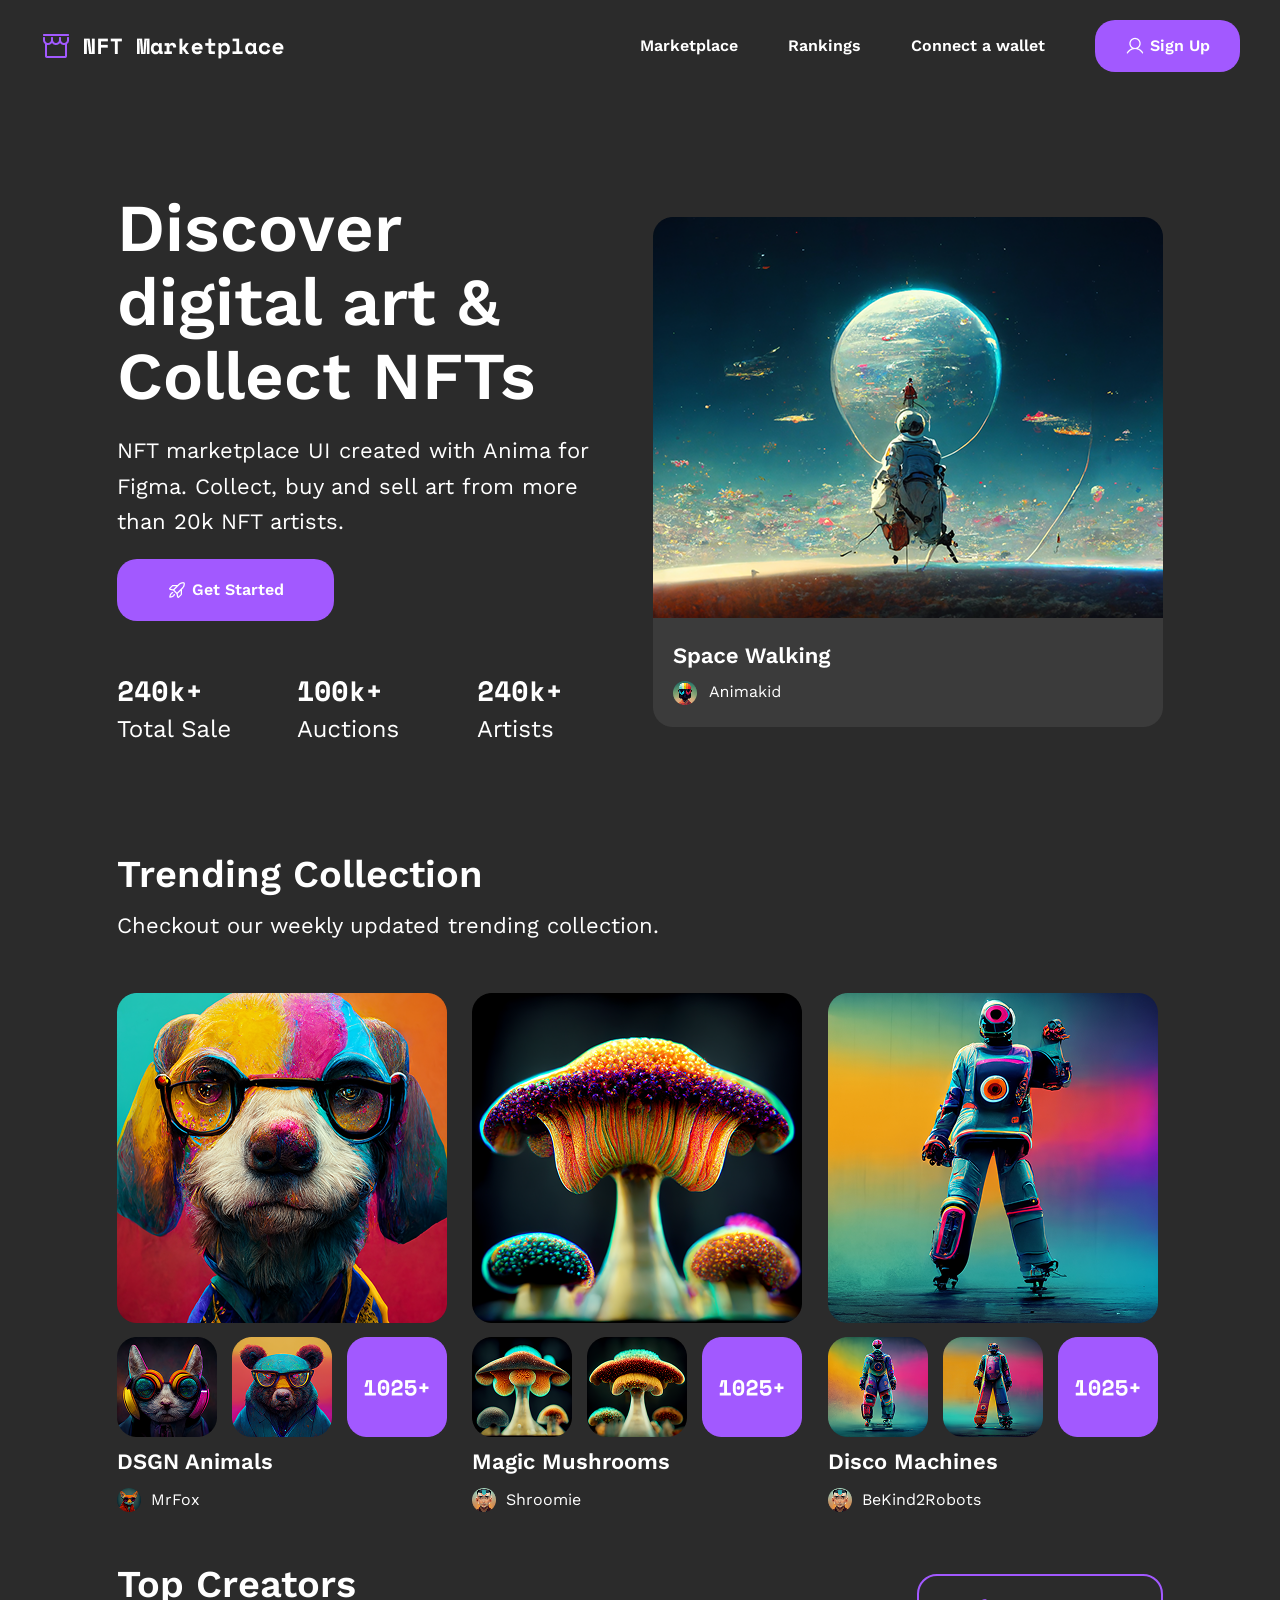
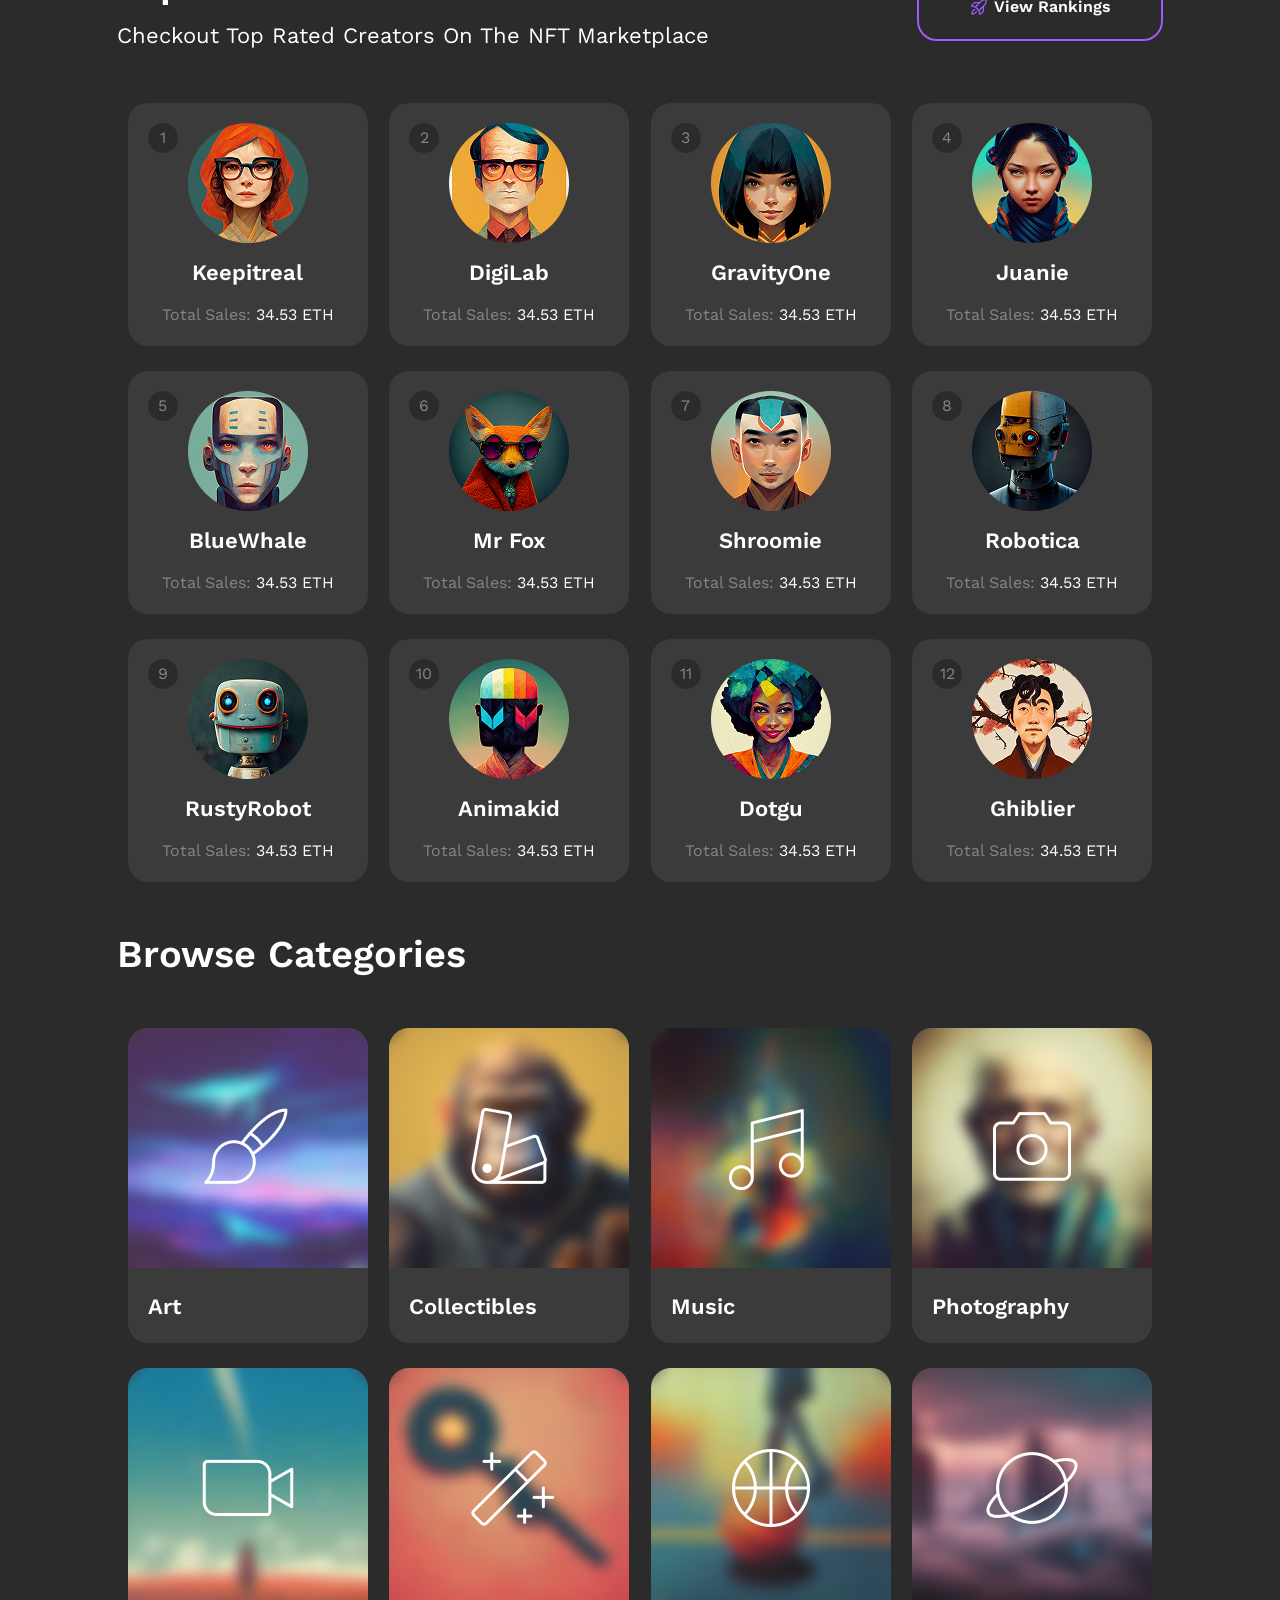
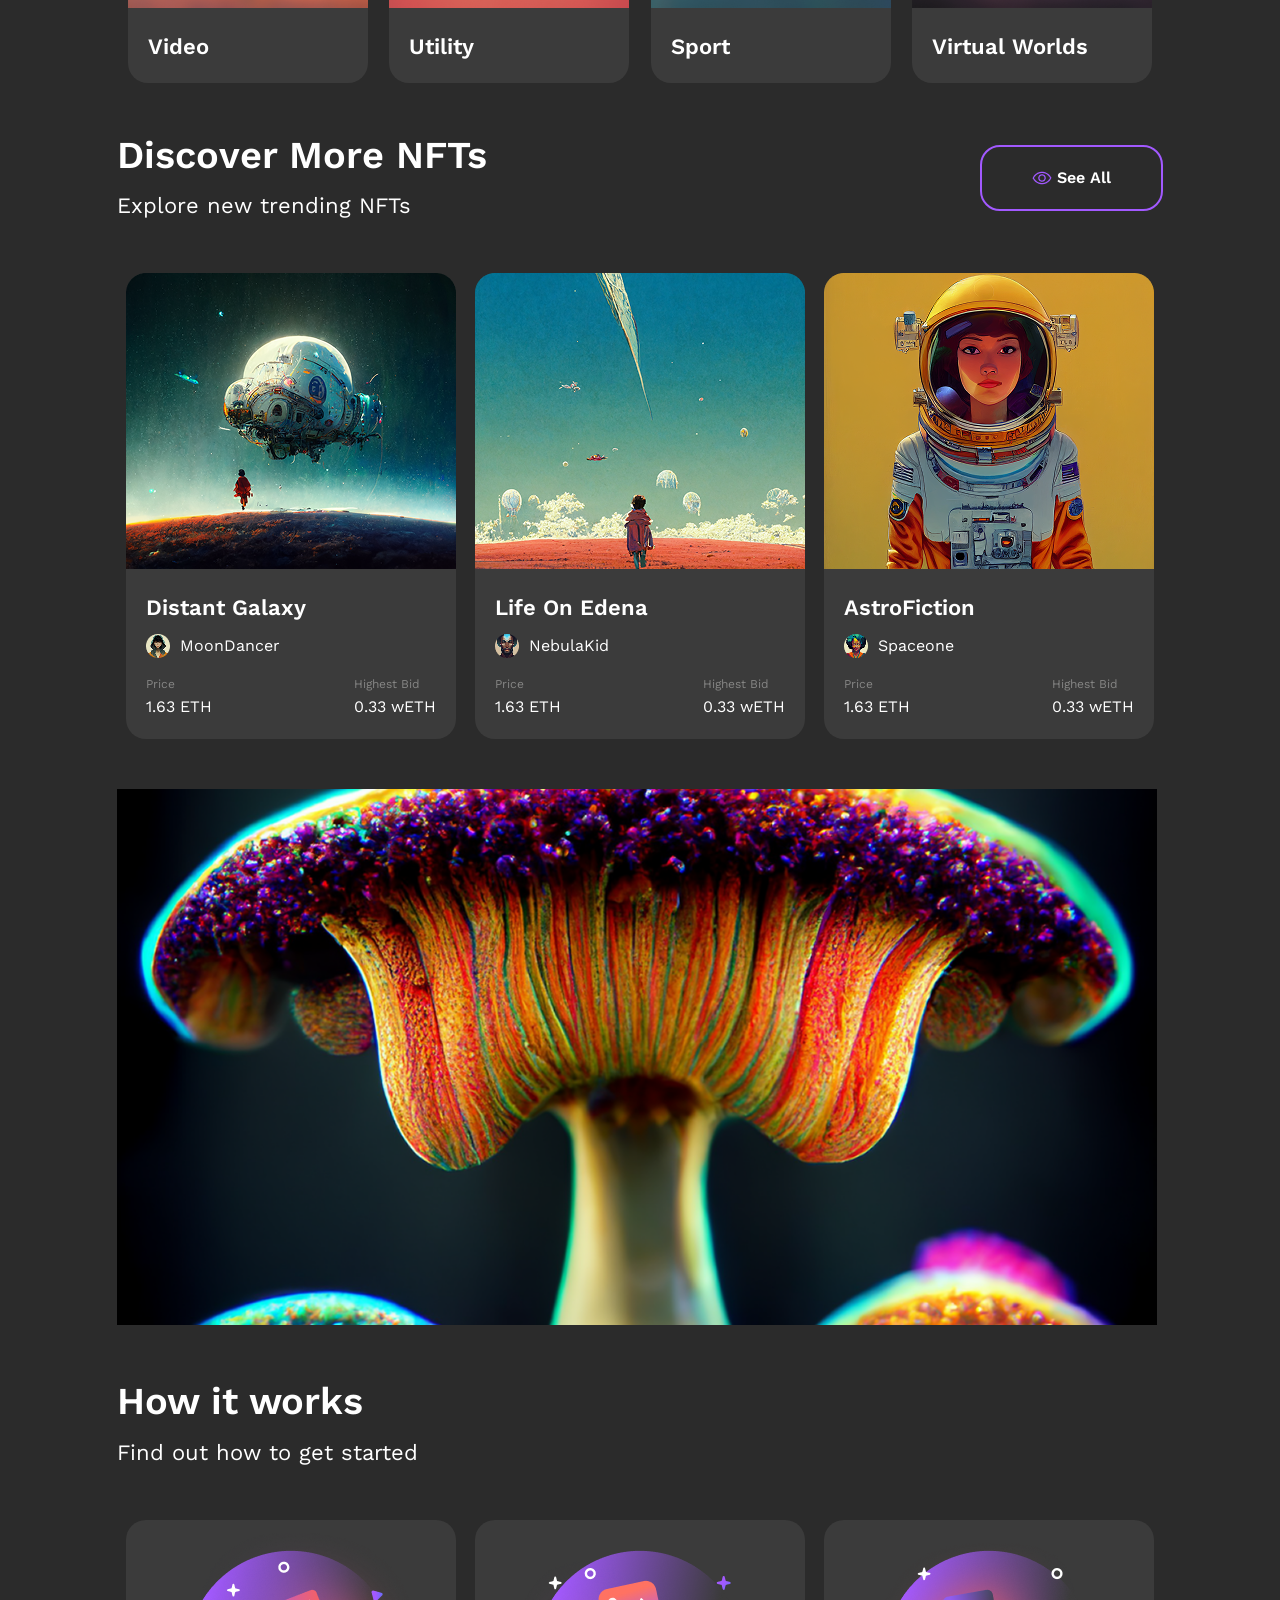
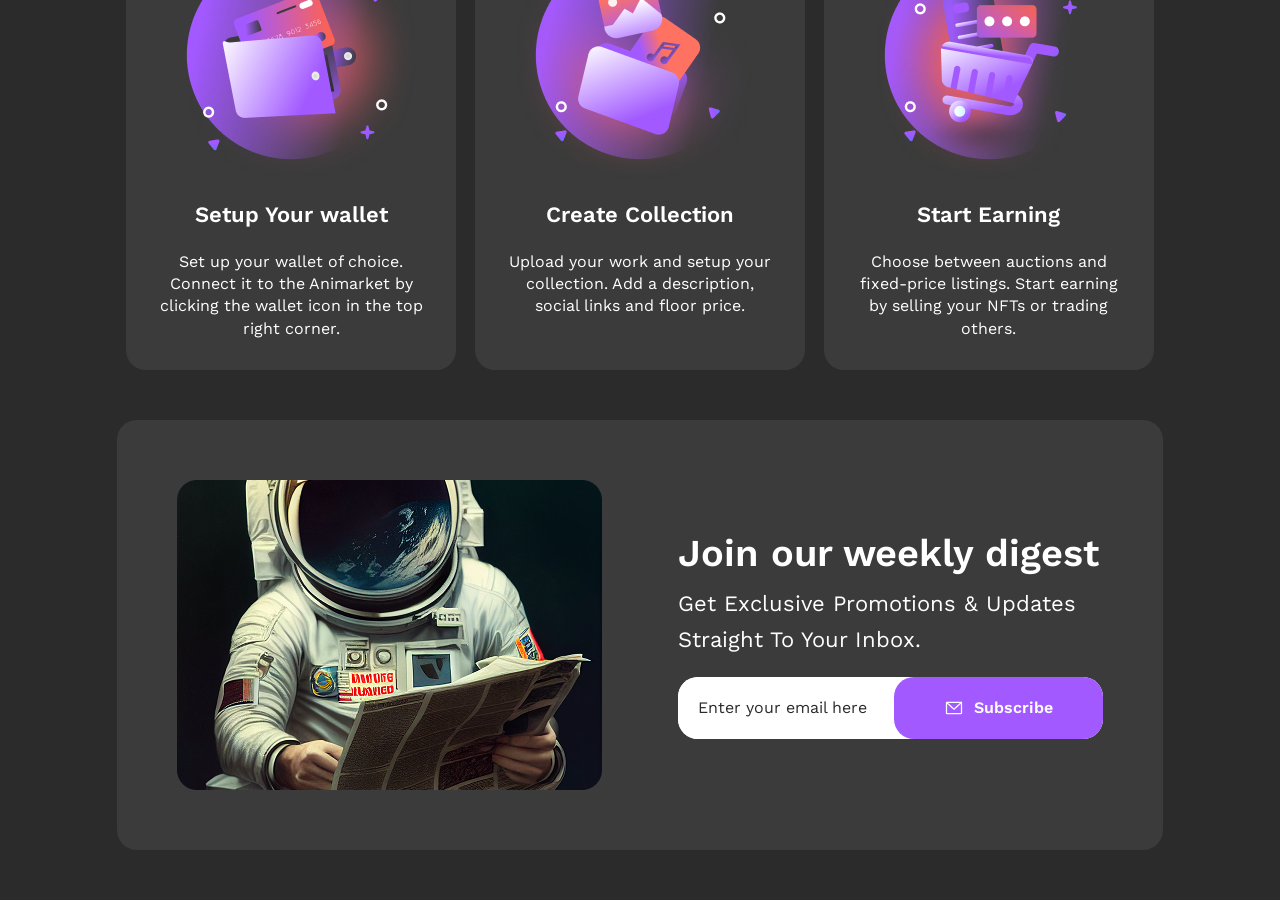
<file: index.html>
<!doctype html>
<html lang="en">
  <head>
    <meta charset="UTF-8" />
    <meta name="viewport" content="width=device-width, initial-scale=1.0" />
    <link rel="stylesheet" href="style.css" />
    <link rel="shortcut icon" href="img/Storefront.png" />
    <title>NFT Marketplace</title>
  </head>
  <body>
    <nav>
      <img src="img/logo.png" alt="logotip" />

      <div class="nav-right">
        <ul>
          <li>Marketplace</li>
          <li>Rankings</li>
          <li>
            <a href="/wallet/wallet.html">Connect a wallet</a>
          </li>
        </ul>

        <a href="/register/register.html">
          <button>
            <img src="img/User.png" alt="user-icon" />
            Sign Up
          </button>
        </a>
      </div>
    </nav>

    <section class="home container">
      <div class="left-side">
        <h1>Discover digital art & Collect NFTs</h1>
        <p>
          NFT marketplace UI created with Anima for Figma. Collect, buy and sell
          art from more than 20k NFT artists.
        </p>
        <button>
          <img src="img/RocketLaunch.png" alt="rocket-icon" />
          Get Started
        </button>

        <img src="img/Additional Info.png" alt="info" />
      </div>

      <img src="img/Highlighted NFT.png" alt="nft" />
    </section>

    <section class="trending-collection container">
      <h1>Trending Collection</h1>
      <p>Checkout our weekly updated trending collection.</p>

      <div class="collection">
        <div class="card">
          <img src="img/Primary Photo Placeholder.png" alt="Primary" />

          <div class="three">
            <img src="img/Secondary Photo Placeholder.png" alt="Secondary" />
            <img src="img/Secondary Photo Placeholder-1.png" alt="Secondary" />
            <img src="img/Number of additional NFTs.png" alt="Number" />
          </div>

          <div class="info">
            <h2>DSGN Animals</h2>

            <p>
              <img src="img/Avatar Placeholder.png" alt="Avatar" />
              MrFox
            </p>
          </div>
        </div>

        <div class="card">
          <img src="img/Primary Photo Placeholder-1.png" alt="Primary" />

          <div class="three">
            <img src="img/Secondary Photo Placeholder-2.png" alt="Secondary" />
            <img src="img/Secondary Photo Placeholder-3.png" alt="Secondary" />
            <img src="img/Number of additional NFTs.png" alt="Number" />
          </div>

          <div class="info">
            <h2>Magic Mushrooms</h2>

            <p>
              <img src="img/Avatar Placeholder-1.png" alt="Avatar" />
              Shroomie
            </p>
          </div>
        </div>

        <div class="card">
          <img src="img/Primary Photo Placeholder-2.png" alt="Primary" />

          <div class="three">
            <img src="img/Secondary Photo Placeholder-4.png" alt="Secondary" />
            <img src="img/Secondary Photo Placeholder-5.png" alt="Secondary" />
            <img src="img/Number of additional NFTs.png" alt="Number" />
          </div>

          <div class="info">
            <h2>Disco Machines</h2>

            <p>
              <img src="img/Avatar Placeholder-1.png" alt="Avatar" />
              BeKind2Robots
            </p>
          </div>
        </div>
      </div>
    </section>

    <div class="rated-artists container">
      <div class="top">
        <div class="headings">
          <h1>Top Creators</h1>
          <p>Checkout Top Rated Creators On The NFT Marketplace</p>
        </div>

        <button>
          <img src="img/RocketLaunch-violet.png" alt="rocket-icon" />
          View Rankings
        </button>
      </div>

      <div class="card-grid">
        <div class="card">
          <h3>1</h3>

          <img src="img/avatar/Avatar Placeholder.png" alt="Avatar" />
          <h2>Keepitreal</h2>
          <p>
            Total Sales:
            <span> 34.53 ETH </span>
          </p>
        </div>

        <div class="card">
          <h3>2</h3>

          <img src="img/avatar/Avatar Placeholder-1.png" alt="Avatar" />
          <h2>DigiLab</h2>
          <p>
            Total Sales:
            <span> 34.53 ETH </span>
          </p>
        </div>

        <div class="card">
          <h3>3</h3>

          <img src="img/avatar/Avatar Placeholder-2.png" alt="Avatar" />
          <h2>GravityOne</h2>
          <p>
            Total Sales:
            <span> 34.53 ETH </span>
          </p>
        </div>

        <div class="card">
          <h3>4</h3>

          <img src="img/avatar/Avatar Placeholder-3.png" alt="Avatar" />
          <h2>Juanie</h2>
          <p>
            Total Sales:
            <span> 34.53 ETH </span>
          </p>
        </div>

        <div class="card">
          <h3>5</h3>

          <img src="img/avatar/Avatar Placeholder-4.png" alt="Avatar" />
          <h2>BlueWhale</h2>
          <p>
            Total Sales:
            <span> 34.53 ETH </span>
          </p>
        </div>

        <div class="card">
          <h3>6</h3>

          <img src="img/avatar/Avatar Placeholder-5.png" alt="Avatar" />
          <h2>mr fox</h2>
          <p>
            Total Sales:
            <span> 34.53 ETH </span>
          </p>
        </div>

        <div class="card">
          <h3>7</h3>

          <img src="img/avatar/Avatar Placeholder-6.png" alt="Avatar" />
          <h2>Shroomie</h2>
          <p>
            Total Sales:
            <span> 34.53 ETH </span>
          </p>
        </div>

        <div class="card">
          <h3>8</h3>

          <img src="img/avatar/Avatar Placeholder-7.png" alt="Avatar" />
          <h2>robotica</h2>
          <p>
            Total Sales:
            <span> 34.53 ETH </span>
          </p>
        </div>

        <div class="card">
          <h3>9</h3>

          <img src="img/avatar/Avatar Placeholder-8.png" alt="Avatar" />
          <h2>RustyRobot</h2>
          <p>
            Total Sales:
            <span> 34.53 ETH </span>
          </p>
        </div>

        <div class="card">
          <h3>10</h3>

          <img src="img/avatar/Avatar Placeholder-9.png" alt="Avatar" />
          <h2>animakid</h2>
          <p>
            Total Sales:
            <span> 34.53 ETH </span>
          </p>
        </div>

        <div class="card">
          <h3>11</h3>

          <img src="img/avatar/Avatar Placeholder-10.png" alt="Avatar" />
          <h2>Dotgu</h2>
          <p>
            Total Sales:
            <span> 34.53 ETH </span>
          </p>
        </div>

        <div class="card">
          <h3>12</h3>

          <img src="img/avatar/Avatar Placeholder-11.png" alt="Avatar" />
          <h2>Ghiblier</h2>
          <p>
            Total Sales:
            <span> 34.53 ETH </span>
          </p>
        </div>
      </div>
    </div>

    <div class="categories container">
      <h1>Browse Categories</h1>

      <div class="card-grid">
        <div class="card">
          <img src="img/category/Category Icon.png" alt="category" />
          <h2>Art</h2>
        </div>

        <div class="card">
          <img src="img/category/Category Icon-1.png" alt="category" />
          <h2>Collectibles</h2>
        </div>

        <div class="card">
          <img src="img/category/Category Icon-2.png" alt="category" />
          <h2>Music</h2>
        </div>

        <div class="card">
          <img src="img/category/Category Icon-3.png" alt="category" />
          <h2>Photography</h2>
        </div>

        <div class="card">
          <img src="img/category/Category Icon-4.png" alt="category" />
          <h2>Video</h2>
        </div>

        <div class="card">
          <img src="img/category/Category Icon-5.png" alt="category" />
          <h2>Utility</h2>
        </div>

        <div class="card">
          <img src="img/category/Category Icon-6.png" alt="category" />
          <h2>Sport</h2>
        </div>

        <div class="card">
          <img src="img/category/Category Icon-7.png" alt="category" />
          <h2>Virtual Worlds</h2>
        </div>
      </div>
    </div>

    <div class="discover container">
      <div class="top">
        <div class="headings">
          <h1>Discover More NFTs</h1>
          <p>Explore new trending NFTs</p>
        </div>

        <button>
          <img src="img/Eye.png" alt="eye-icon" />
          See All
        </button>
      </div>

      <div class="discover-cards">
        <div class="card">
          <img src="img/trend-1.png" alt="trend" />

          <div class="info">
            <h2>Distant Galaxy</h2>

            <p>
              <img src="img/discover-avatar-1.png" alt="avatar" />
              MoonDancer
            </p>

            <div class="price-part">
              <h3>
                Price
                <span>1.63 ETH</span>
              </h3>

              <h3>
                Highest Bid
                <span>0.33 wETH</span>
              </h3>
            </div>
          </div>
        </div>

        <div class="card">
          <img src="img/trend-2.png" alt="trend" />

          <div class="info">
            <h2>Life On Edena</h2>

            <p>
              <img src="img/discover-avatar-2.png" alt="avatar" />
              NebulaKid
            </p>

            <div class="price-part">
              <h3>
                Price
                <span>1.63 ETH</span>
              </h3>

              <h3>
                Highest Bid
                <span>0.33 wETH</span>
              </h3>
            </div>
          </div>
        </div>

        <div class="card">
          <img src="img/trend-3.png" alt="trend" />

          <div class="info">
            <h2>AstroFiction</h2>

            <p>
              <img src="img/discover-avatar-3.png" alt="avatar" />
              Spaceone
            </p>

            <div class="price-part">
              <h3>
                Price
                <span>1.63 ETH</span>
              </h3>

              <h3>
                Highest Bid
                <span>0.33 wETH</span>
              </h3>
            </div>
          </div>
        </div>
      </div>
    </div>

    <div class="container">
      <img src="img/banner.png" alt="banner" class="banner" />
    </div>

    <div class="works container">
      <h1>How it works</h1>
      <p>Find out how to get started</p>

      <div class="card-grid">
        <div class="card">
          <img src="img/works/Icon.png" alt="icon" />
          <h2>Setup Your wallet</h2>
          <p>
            Set up your wallet of choice. Connect it to the Animarket by
            clicking the wallet icon in the top right corner.
          </p>
        </div>

        <div class="card">
          <img src="img/works/Icon-1.png" alt="icon" />
          <h2>Create Collection</h2>
          <p>
            Upload your work and setup your collection. Add a description,
            social links and floor price.
          </p>
        </div>

        <div class="card">
          <img src="img/works/Icon-2.png" alt="icon" />
          <h2>Start Earning</h2>
          <p>
            Choose between auctions and fixed-price listings. Start earning by
            selling your NFTs or trading others.
          </p>
        </div>
      </div>
    </div>

    <div class="subscribe-widget container">
      <img src="img/subs.png" alt="kasmonavt" />

      <div class="info">
        <h1>Join our weekly digest</h1>
        <p>Get exclusive promotions & updates straight to your inbox.</p>
        <div class="form">
          <input type="email" placeholder="Enter your email here" />
          <button>
            <img src="img/EnvelopeSimple.png" alt="EnvelopeSimple" />
            Subscribe
          </button>
        </div>
      </div>
    </div>
  </body>
</html>
</file>
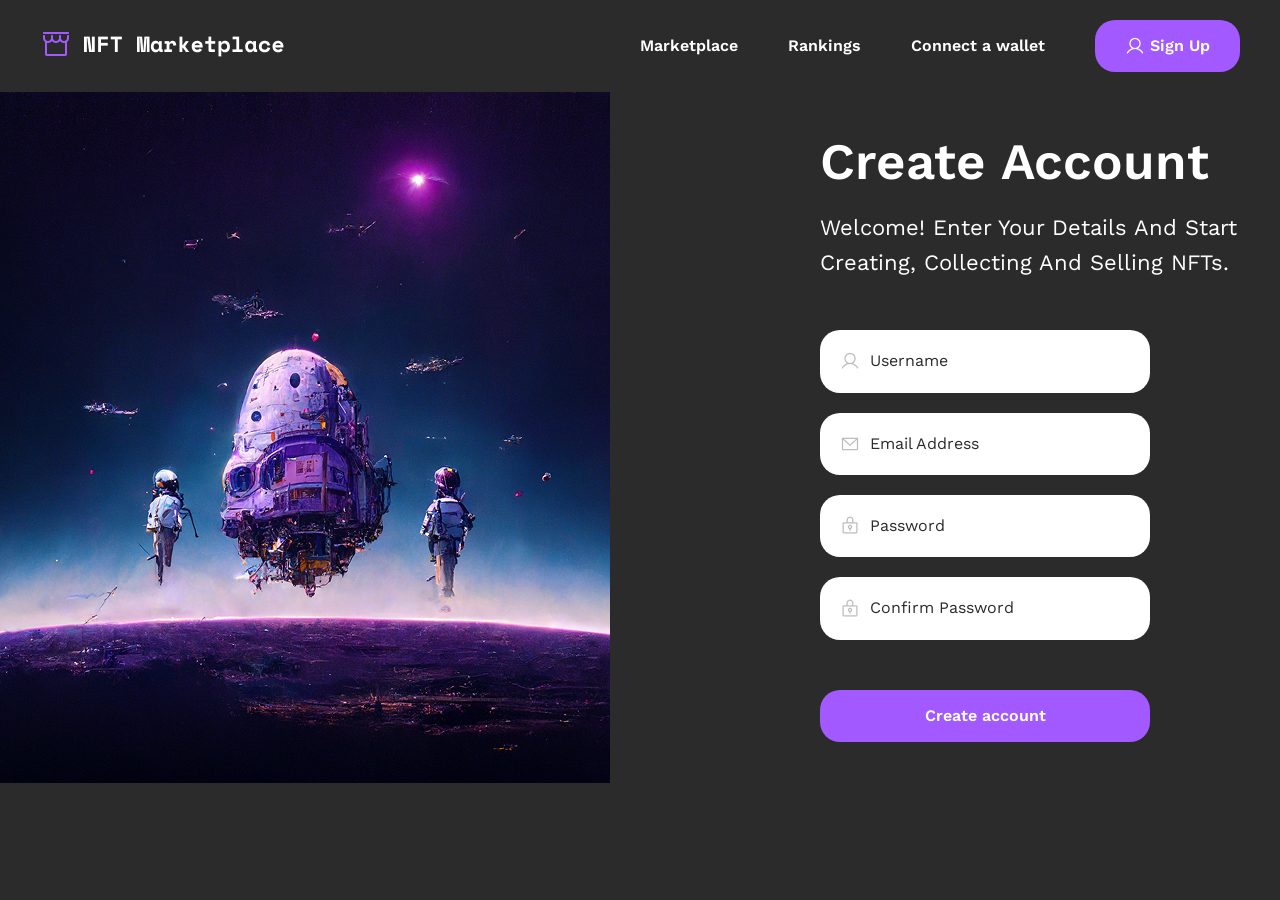
<file: register/register.html>
<!doctype html>
<html lang="en">
  <head>
    <meta charset="UTF-8" />
    <meta name="viewport" content="width=device-width, initial-scale=1.0" />
    <link rel="stylesheet" href="register.css" />
    <link rel="shortcut icon" href="/img/Storefront.png" />

    <title>NFT Marketplace</title>
  </head>
  <body>
    <nav>
      <a href="/index.html">
        <img src="/img/logo.png" alt="logotip" />
      </a>

      <div class="nav-right">
        <ul>
          <li>Marketplace</li>
          <li>Rankings</li>
          <li>Connect a wallet</li>
        </ul>

        <button>
          <img src="/img/User.png" alt="user-icon" />
          Sign Up
        </button>
      </div>
    </nav>

    <section class="register container">
      <img src="/img/register-hero.png" alt="register-hero" />

      <div class="signup-form">
        <h1>Create account</h1>
        <p>
          Welcome! enter your details and start creating, collecting and selling
          NFTs.
        </p>

        <form>
          <div>
            <img src="/img/User-register.png" alt="user-icon" />
            <input type="text" placeholder="Username" />
          </div>

          <div>
            <img src="/img/Envelope-register.png" alt="user-icon" />
            <input type="email" placeholder="Email Address" />
          </div>

          <div>
            <img src="/img/LockKey-register.png" alt="user-icon" />
            <input type="password" placeholder="Password" />
          </div>

          <div>
            <img src="/img/LockKey-register.png" alt="user-icon" />
            <input type="password" placeholder="Confirm Password" />
          </div>

          <button>Create account</button>
        </form>
      </div>
    </section>
  </body>
</html>
</file>
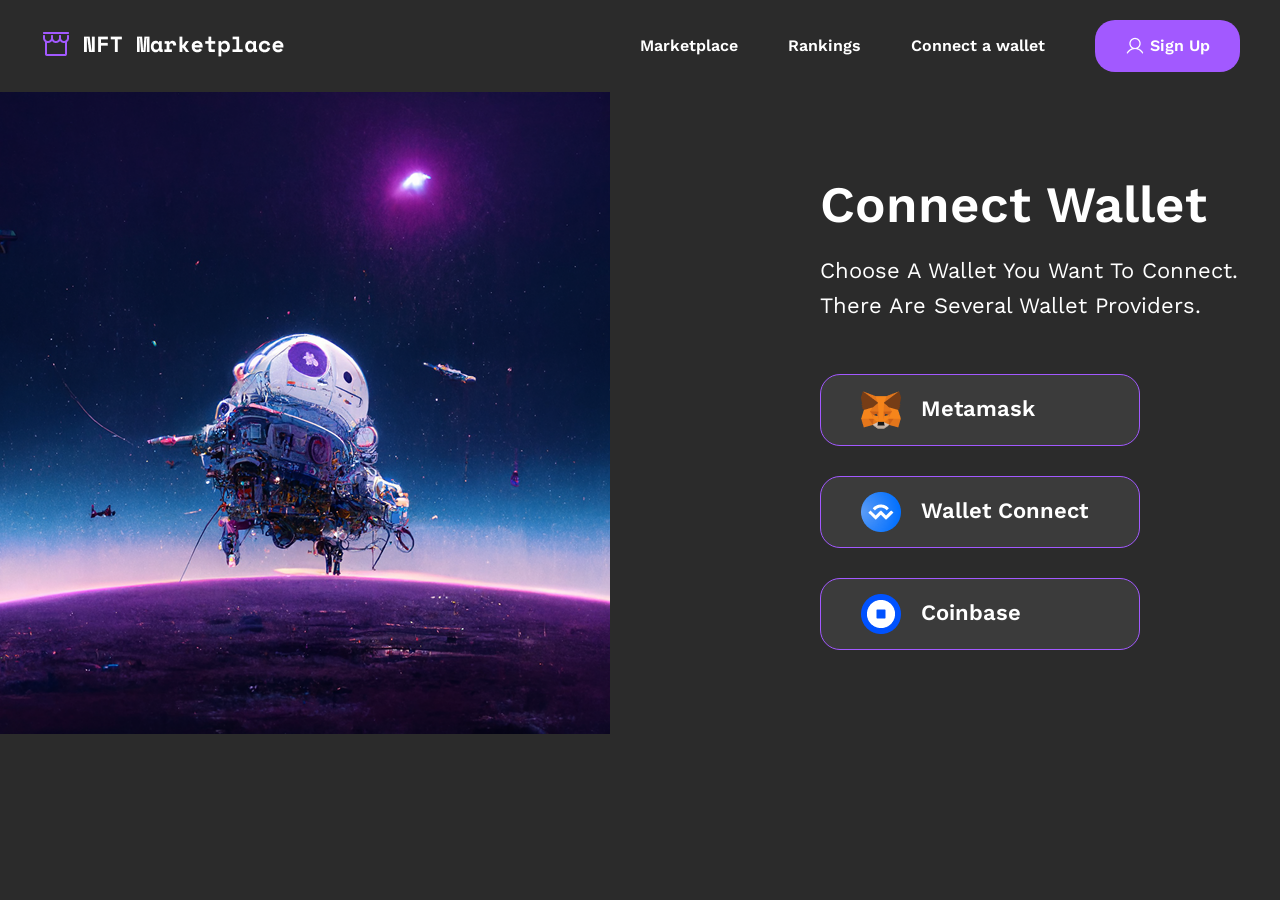
<file: wallet/wallet.html>
<!doctype html>
<html lang="en">
  <head>
    <meta charset="UTF-8" />
    <meta name="viewport" content="width=device-width, initial-scale=1.0" />
    <link rel="stylesheet" href="wallet.css" />
    <link rel="shortcut icon" href="/img/Storefront.png" />

    <title>NFT Marketplace</title>
  </head>
  <body>
    <nav>
      <a href="/index.html">
        <img src="/img/logo.png" alt="logotip" />
      </a>

      <div class="nav-right">
        <ul>
          <li>Marketplace</li>
          <li>Rankings</li>
          <li>Connect a wallet</li>
        </ul>

        <button>
          <img src="/img/User.png" alt="user-icon" />
          Sign Up
        </button>
      </div>
    </nav>

    <section class="wallet container">
      <img src="/img/wallet-hero.png" alt="register-hero" />

      <div class="connections">
        <h1>Connect wallet</h1>
        <p>
          Choose a wallet you want to connect. There are several wallet
          providers.
        </p>

        <div class="wallet-btns">
          <button>
            <img src="../img/Metamask.png" alt="Metamask" />
            Metamask
          </button>
          <button>
            <img src="../img/WalletConnect.png" alt="WalletConnect" />
            Wallet Connect
          </button>
          <button>
            <img src="../img/Coinbase.png" alt="Coinbase" />
            Coinbase
          </button>
        </div>
      </div>
    </section>
  </body>
</html>
</file>
<file: style.css>
@import url("https://fonts.googleapis.com/css2?family=Work+Sans:ital,wght@0,100..900;1,100..900&display=swap");

* {
  padding: 0;
  margin: 0;
  list-style: none;
  box-sizing: border-box;
  text-decoration: none;
  font-family: "Work Sans", sans-serif;
}

body {
  background-color: #2b2b2b;
}

.container {
  max-width: 1046px;
  margin: auto;
  /* border: #a259ff solid 1px; */
}

button {
  transition: all 0.3s;
  cursor: pointer;
}

button:active {
  transform: scale(0.8);
}

nav {
  max-width: 1200px;
  width: 100%;
  margin: auto;
  display: flex;
  align-items: center;
  justify-content: space-between;
  padding: 20px 0;
}

nav .nav-right {
  display: flex;
  align-items: center;
  gap: 50px;
}

.nav-right ul {
  display: flex;
  gap: 50px;
}

.nav-right ul li,
.nav-right ul li a {
  color: white;
  font-weight: 600;
  font-size: 16px;
  line-height: 140%;
}

.nav-right button {
  display: flex;
  align-items: center;
  gap: 5px;
  border: none;
  color: white;
  font-weight: 600;
  font-size: 16px;
  line-height: 140%;
  padding: 15px 30px;
  border-radius: 20px;
  background-color: #a259ff;
  cursor: pointer;
}

/* home */

.home {
  display: flex;
  align-items: center;
  justify-content: space-between;
  margin: 100px auto;
}

.home .left-side h1 {
  font-weight: 600;
  font-size: 67px;
  line-height: 110%;
  color: white;
  width: 500px;
  margin-bottom: 20px;
}

.home .left-side p {
  font-weight: 400;
  font-size: 22px;
  line-height: 160%;
  color: white;
  width: 500px;
  margin-bottom: 20px;
}

.home .left-side button {
  display: flex;
  align-items: center;
  gap: 5px;
  border: none;
  color: white;
  font-weight: 600;
  font-size: 16px;
  line-height: 140%;
  padding: 20px 50px;
  border-radius: 20px;
  background-color: #a259ff;
  margin-bottom: 50px;
}

/* trending-collection */
.trending-collection h1 {
  color: white;
  font-weight: 600;
  font-size: 38px;
  line-height: 120%;
  margin-bottom: 10px;
}

.trending-collection p {
  color: white;
  font-weight: 400;
  font-size: 22px;
  line-height: 160%;
}

.collection {
  display: grid;
  grid-template-columns: repeat(3, 1fr);
  margin: 50px 0;
  gap: 20px;
}

.collection .card {
  width: 330px;
}

.collection .card .three {
  display: flex;
  align-items: center;
  justify-content: space-between;
  width: 100%;
  margin: 10px 0;
}

.collection .card .info h2 {
  font-weight: 600;
  font-size: 22px;
  line-height: 140%;
  color: white;
  margin-bottom: 10px;
}

.collection .card .info p {
  display: flex;
  gap: 10px;
  align-items: center;
  color: white;
  font-weight: 400;
  font-size: 16px;
  line-height: 140%;
}

/* rated-artists css */
.rated-artists {
  margin: 50px auto;
}

.rated-artists .top {
  display: flex;
  align-items: center;
  justify-content: space-between;
}

.rated-artists .top .headings h1 {
  color: white;
  font-weight: 600;
  font-size: 38px;
  line-height: 120%;
  margin-bottom: 10px;
}

.rated-artists .top .headings p {
  color: white;
  font-weight: 400;
  font-size: 22px;
  line-height: 160%;
}

.rated-artists .top button {
  display: flex;
  align-items: center;
  gap: 5px;
  color: #fff;
  font-weight: 600;
  font-size: 16px;
  line-height: 140%;
  border-radius: 20px;
  border: 2px solid #a259ff;
  padding: 20px 50px;
  background-color: transparent;
}

/* grids */
.rated-artists .card-grid,
.categories .card-grid {
  display: grid;
  grid-template-columns: repeat(4, 1fr);
  justify-items: center;
  row-gap: 25px;
  margin-top: 50px;
}

.rated-artists .card-grid .card {
  position: relative;
  display: flex;
  flex-direction: column;
  align-items: center;
  gap: 15px;
  background-color: #3b3b3b;
  width: 240px;
  padding: 20px;
  border-radius: 20px;
  transition: all 0.5s;
}

.rated-artists .card-grid .card img {
  transition: all 0.5s;
}

.rated-artists .card-grid .card:hover {
  box-shadow: inset 0 0 20px #a259ff;
}

.rated-artists .card-grid .card:hover img {
  transform: scale(1.1);
}

.rated-artists .card-grid .card h3 {
  display: flex;
  align-items: center;
  justify-content: center;
  position: absolute;
  left: 20px;
  top: 20px;
  background-color: #2b2b2b;
  color: #858584;
  font-weight: 400;
  font-size: 16px;
  line-height: 140%;
  border-radius: 20px;
  width: 30px;
  height: 30px;
}

.rated-artists .card-grid .card h2 {
  font-weight: 600;
  font-size: 22px;
  line-height: 140%;
  color: white;
  text-transform: capitalize;
}

.rated-artists .card-grid .card p {
  color: #858584;
  font-weight: 400;
  font-size: 16px;
  line-height: 140%;
}

.rated-artists .card-grid .card p span {
  color: white;
}

/* categories */
.categories h1 {
  color: white;
  font-weight: 600;
  font-size: 38px;
  line-height: 120%;
}

.categories .card-grid .card {
  background: #3b3b3b;
  width: 240px;
  border-radius: 20px;
  transition: all 0.5s;
}

.categories .card-grid .card h2 {
  padding: 20px;
  color: white;
  font-weight: 600;
  font-size: 22px;
  line-height: 140%;
  transition: all 0.5s;
}

.categories .card-grid .card:hover {
  transform: translateY(-10px);
}

.categories .card-grid .card:hover h2 {
  color: #a259ff;
}

/* discover css */
.discover {
  margin: 50px auto;
}

.discover .top {
  display: flex;
  align-items: center;
  justify-content: space-between;
}

.discover .top .headings h1 {
  color: white;
  font-weight: 600;
  font-size: 38px;
  line-height: 120%;
  margin-bottom: 10px;
}

.discover .top .headings p {
  color: white;
  font-weight: 400;
  font-size: 22px;
  line-height: 160%;
}

.discover .top button {
  display: flex;
  align-items: center;
  gap: 5px;
  color: #fff;
  font-weight: 600;
  font-size: 16px;
  line-height: 140%;
  border-radius: 20px;
  border: 2px solid #a259ff;
  padding: 20px 50px;
  background-color: transparent;
}

.discover-cards {
  display: grid;
  grid-template-columns: repeat(3, 1fr);
  justify-items: center;
  margin-top: 50px;
}

.discover-cards .card {
  width: 330px;
  border-radius: 20px;
  background: #3b3b3b;
  transition: all 0.5s;
}

.discover-cards .card:hover {
  transform: translateY(-10px);
}

.discover-cards .card .info {
  padding: 20px;
}

.discover-cards .card .info h2 {
  color: white;
  font-weight: 600;
  font-size: 22px;
  line-height: 140%;
  margin-bottom: 10px;
  transition: all 0.5s;
}

.discover-cards .card:hover h2 {
  color: #a259ff;
}

.discover-cards .card .info p {
  display: flex;
  align-items: center;
  gap: 10px;
  color: white;
  font-weight: 400;
  font-size: 16px;
  line-height: 140%;
  margin-bottom: 20px;
}

.discover-cards .card .info .price-part {
  display: flex;
  align-items: center;
  justify-content: space-between;
}

.discover-cards .card .info .price-part h3 {
  display: flex;
  flex-direction: column;
  gap: 5px;
  color: #858584;
  font-weight: 400;
  font-size: 12px;
  line-height: 110%;
}

.discover-cards .card .info .price-part h3 span {
  color: white;
  font-size: 16px;
  line-height: 140%;
}

/* banner css*/
.banner {
  width: 1040px;
}

/* works */
.works {
  margin: 50px auto;
}

.works h1 {
  color: white;
  font-weight: 600;
  font-size: 38px;
  line-height: 120%;
  margin-bottom: 10px;
}

.works p {
  color: white;
  font-weight: 400;
  font-size: 22px;
  line-height: 160%;
}

.works .card-grid {
  display: grid;
  grid-template-columns: repeat(3, 1fr);
  justify-items: center;
  margin-top: 50px;
}

.works .card-grid .card {
  display: flex;
  flex-direction: column;
  align-items: center;
  background-color: #3b3b3b;
  padding: 10px 30px 30px 30px;
  border-radius: 20px;
  width: 330px;
  transition: all 0.5s;
}

.works .card-grid .card img {
  transition: all 0.5s;
}

.works .card-grid .card:hover {
  box-shadow: 0 0 20px #a259ff;
}

.works .card-grid .card:hover img {
  transform: scale(1.1);
}

.works .card-grid .card h2 {
  color: white;
  font-weight: 600;
  font-size: 22px;
  line-height: 140%;
  margin: 20px 0;
  transition: all 0.5s;
}

.works .card-grid .card:hover h2 {
  color: #a259ff;
}

.works .card-grid .card p {
  color: white;
  font-weight: 400;
  font-size: 16px;
  line-height: 140%;
  text-align: center;
}

/* subscribe-widget css */
.subscribe-widget {
  display: flex;
  align-items: center;
  justify-content: space-between;
  background-color: #3b3b3b;
  margin: 50px auto;
  padding: 60px;
  border-radius: 20px;
}

.subscribe-widget .info h1 {
  color: white;
  font-weight: 600;
  font-size: 38px;
  line-height: 120%;
  margin-bottom: 10px;
}

.subscribe-widget .info p {
  color: white;
  width: 400px;
  font-weight: 400;
  font-size: 22px;
  line-height: 160%;
  margin-bottom: 20px;
  text-transform: capitalize;
}

.subscribe-widget .info .form {
  display: flex;
  align-items: center;
  justify-content: space-between;
  background-color: white;
  border-radius: 20px;
  width: 425px;
}

.subscribe-widget .info .form input {
  width: 100%;
  padding: 20px;
  border: none;
  outline: none;
  font-weight: 400;
  color: #2b2b2b;
  font-size: 16px;
  line-height: 140%;
  border-top-left-radius: 20px;
  border-bottom-left-radius: 20px;
}

.subscribe-widget .info .form input::placeholder {
  color: #2b2b2b;
}

.subscribe-widget .info .form button {
  display: flex;
  align-items: center;
  gap: 10px;
  border: none;
  padding: 20px 50px;
  border-radius: 20px;
  color: white;
  font-weight: 600;
  font-size: 16px;
  line-height: 140%;
  background-color: #a259ff;
}
</file>
<file: register/register.css>
@import url("https://fonts.googleapis.com/css2?family=Work+Sans:ital,wght@0,100..900;1,100..900&display=swap");

* {
  padding: 0;
  margin: 0;
  list-style: none;
  box-sizing: border-box;
  font-family: "Work Sans", sans-serif;
}

body {
  background-color: #2b2b2b;
}

.container {
  max-width: 1300px;
  margin: auto;
  /* border: #a259ff solid 1px; */
}

button {
  transition: all 0.3s;
  cursor: pointer;
}

button:active {
  transform: scale(0.8);
}

nav {
  max-width: 1200px;
  width: 100%;
  margin: auto;
  display: flex;
  align-items: center;
  justify-content: space-between;
  padding: 20px 0;
}

nav .nav-right {
  display: flex;
  align-items: center;
  gap: 50px;
}

.nav-right ul {
  display: flex;
  gap: 50px;
}

.nav-right ul li {
  color: white;
  font-weight: 600;
  font-size: 16px;
  line-height: 140%;
}

.nav-right button {
  display: flex;
  align-items: center;
  gap: 5px;
  border: none;
  color: white;
  font-weight: 600;
  font-size: 16px;
  line-height: 140%;
  padding: 15px 30px;
  border-radius: 20px;
  background-color: #a259ff;
  cursor: pointer;
}

/* register css */
.register {
  display: flex;
  align-items: center;
  justify-content: space-between;
}

.register .signup-form h1 {
  color: white;
  font-weight: 600;
  font-size: 51px;
  line-height: 110%;
  text-transform: capitalize;
  margin-bottom: 20px;
}

.register .signup-form p {
  color: white;
  font-weight: 400;
  font-size: 22px;
  line-height: 160%;
  width: 460px;
  text-transform: capitalize;
  margin-bottom: 50px;
}

.register .signup-form form {
  width: 330px;
}

.register .signup-form form div {
  display: flex;
  align-items: center;
  gap: 10px;
  border-radius: 20px;
  padding: 20px;
  width: 100%;
  background: white;
  margin-bottom: 20px;
}

.register .signup-form form div input {
  border: none;
  outline: none;
  font-weight: 400;
  font-size: 16px;
  line-height: 140%;
  color: #2b2b2b;
  width: 100%;
}

.register .signup-form form div input::placeholder {
  color: #2b2b2b;
}

.register .signup-form form button {
  background-color: #a259ff;
  border: none;
  width: 100%;
  color: white;
  padding: 15px 0;
  border-radius: 20px;
  margin-top: 30px;
  font-weight: 600;
  font-size: 16px;
  line-height: 140%;
}
</file>
<file: wallet/wallet.css>
@import url("https://fonts.googleapis.com/css2?family=Work+Sans:ital,wght@0,100..900;1,100..900&display=swap");

* {
  padding: 0;
  margin: 0;
  list-style: none;
  box-sizing: border-box;
  font-family: "Work Sans", sans-serif;
}

body {
  background-color: #2b2b2b;
}

.container {
  max-width: 1300px;
  margin: auto;
  /* border: #a259ff solid 1px; */
}

button {
  transition: all 0.3s;
  cursor: pointer;
}

button:active {
  transform: scale(0.8);
}

nav {
  max-width: 1200px;
  width: 100%;
  margin: auto;
  display: flex;
  align-items: center;
  justify-content: space-between;
  padding: 20px 0;
}

nav .nav-right {
  display: flex;
  align-items: center;
  gap: 50px;
}

.nav-right ul {
  display: flex;
  gap: 50px;
}

.nav-right ul li {
  color: white;
  font-weight: 600;
  font-size: 16px;
  line-height: 140%;
}

.nav-right button {
  display: flex;
  align-items: center;
  gap: 5px;
  border: none;
  color: white;
  font-weight: 600;
  font-size: 16px;
  line-height: 140%;
  padding: 15px 30px;
  border-radius: 20px;
  background-color: #a259ff;
  cursor: pointer;
}

/* wallet css */
.wallet {
  display: flex;
  align-items: center;
  justify-content: space-between;
}

.wallet .connections h1 {
  color: white;
  font-weight: 600;
  font-size: 51px;
  line-height: 110%;
  text-transform: capitalize;
  margin-bottom: 20px;
}

.wallet .connections p {
  color: white;
  font-weight: 400;
  font-size: 22px;
  line-height: 160%;
  width: 460px;
  text-transform: capitalize;
  margin-bottom: 50px;
}

.wallet-btns {
  width: 320px;
  display: flex;
  flex-direction: column;
  align-items: start;
  gap: 30px;
}

.wallet-btns button {
  display: flex;
  align-items: center;
  gap: 20px;
  width: 100%;
  border-radius: 20px;
  border: 1px solid #a259ff;
  background-color: #3b3b3b;
  padding: 15px 40px;
  font-weight: 600;
  font-size: 22px;
  line-height: 140%;
  color: white;
}
</file>
